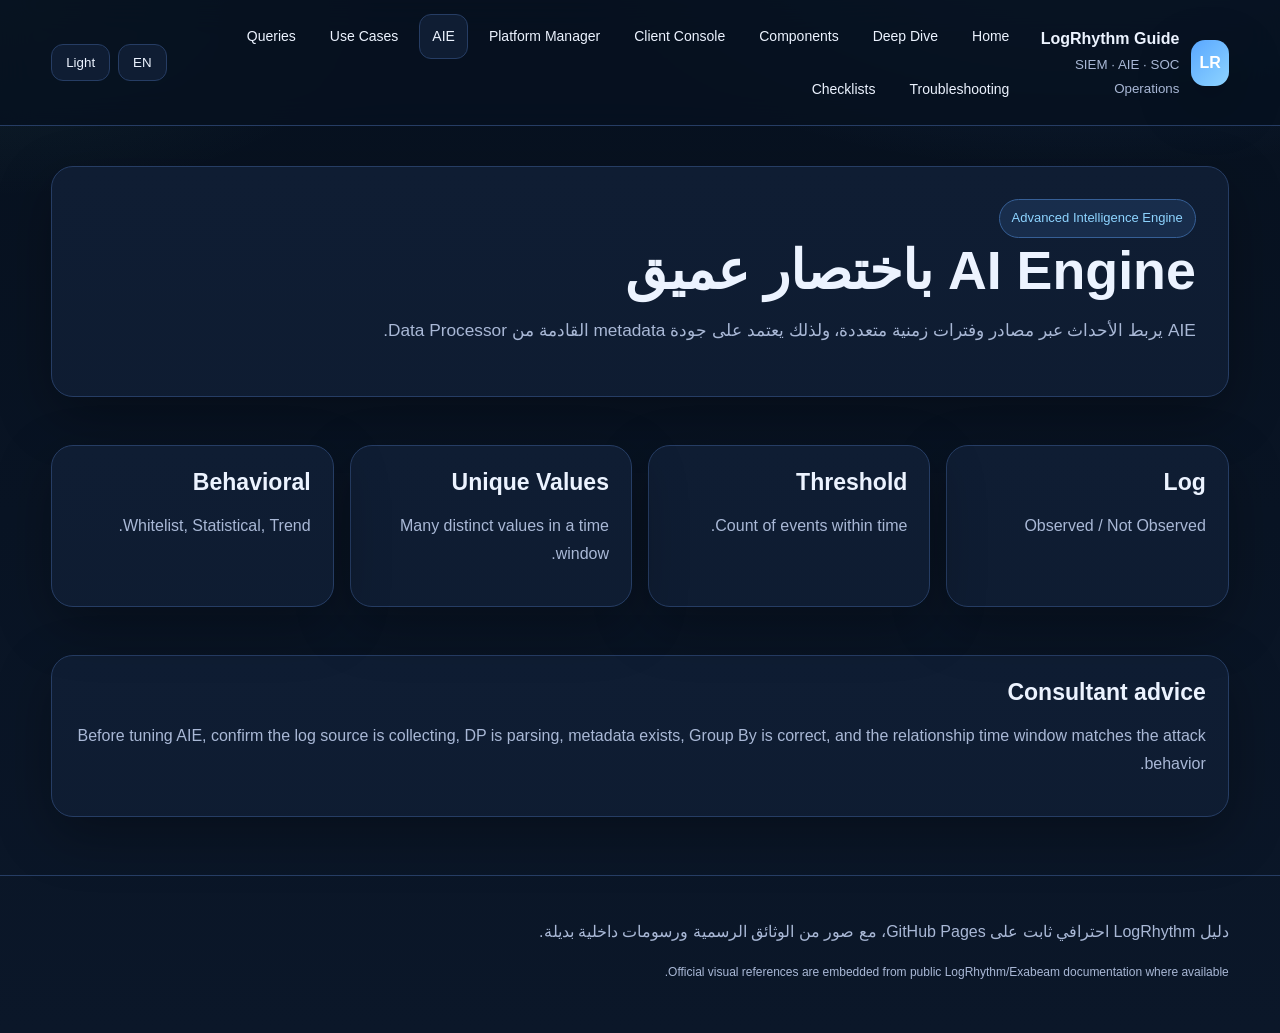
<file: aie.html>
<!doctype html><html lang="ar" dir="rtl" data-lang="ar" data-theme="dark"><head><meta charset="utf-8"/><meta name="viewport" content="width=device-width,initial-scale=1"/><title>AI Engine | LogRhythm Guide</title><meta name="description" content="Professional bilingual LogRhythm SIEM reference guide"/><link rel="stylesheet" href="style.css"/></head><body><header class="topbar"><div class="container wrap"><a class="brand" href="index.html"><span class="logo">LR</span><span><strong>LogRhythm Guide</strong><small>SIEM · AIE · SOC Operations</small></span></a><nav class="nav"><a href="index.html" class="">Home</a><a href="deep-dive.html" class="">Deep Dive</a><a href="components.html" class="">Components</a><a href="client-console.html" class="">Client Console</a><a href="platform-manager.html" class="">Platform Manager</a><a href="aie.html" class="active">AIE</a><a href="use-cases.html" class="">Use Cases</a><a href="queries.html" class="">Queries</a><a href="troubleshooting.html" class="">Troubleshooting</a><a href="checklists.html" class="">Checklists</a></nav><div class="actions"><button id="langToggle" class="btn">EN</button><button id="themeToggle" class="btn">Light</button></div></div></header>
<section class="hero"><div class="container"><div class="panel hero-copy"><span class="eyebrow">Advanced Intelligence Engine</span><h1><span class="lang-ar">AI Engine باختصار عميق</span><span class="lang-en">AI Engine, explained clearly</span></h1><p class="lead"><span class="lang-ar">AIE يربط الأحداث عبر مصادر وفترات زمنية متعددة، ولذلك يعتمد على جودة metadata القادمة من Data Processor.</span><span class="lang-en">AIE correlates activity across multiple sources and time ranges, so it depends heavily on metadata quality from the Data Processor.</span></p></div></div></section>
<main class="container"><section class="section"><div class="grid cols-4"><div class="card"><h3>Log</h3><p class="muted">Observed / Not Observed</p></div><div class="card"><h3>Threshold</h3><p class="muted">Count of events within time.</p></div><div class="card"><h3>Unique Values</h3><p class="muted">Many distinct values in a time window.</p></div><div class="card"><h3>Behavioral</h3><p class="muted">Whitelist, Statistical, Trend.</p></div></div></section><section class="section"><div class="card"><h3>Consultant advice</h3><p class="muted">Before tuning AIE, confirm the log source is collecting, DP is parsing, metadata exists, Group By is correct, and the relationship time window matches the attack behavior.</p></div></section></main>
<footer><div class="container"><p class="lang-ar">دليل LogRhythm احترافي ثابت على GitHub Pages، مع صور من الوثائق الرسمية ورسومات داخلية بديلة.</p><p class="lang-en">A professional LogRhythm guide for GitHub Pages, with official documentation visuals and internal fallback diagrams.</p><p style="font-size:12px">Official visual references are embedded from public LogRhythm/Exabeam documentation where available.</p></div></footer><script src="script.js"></script></body></html>
</file>
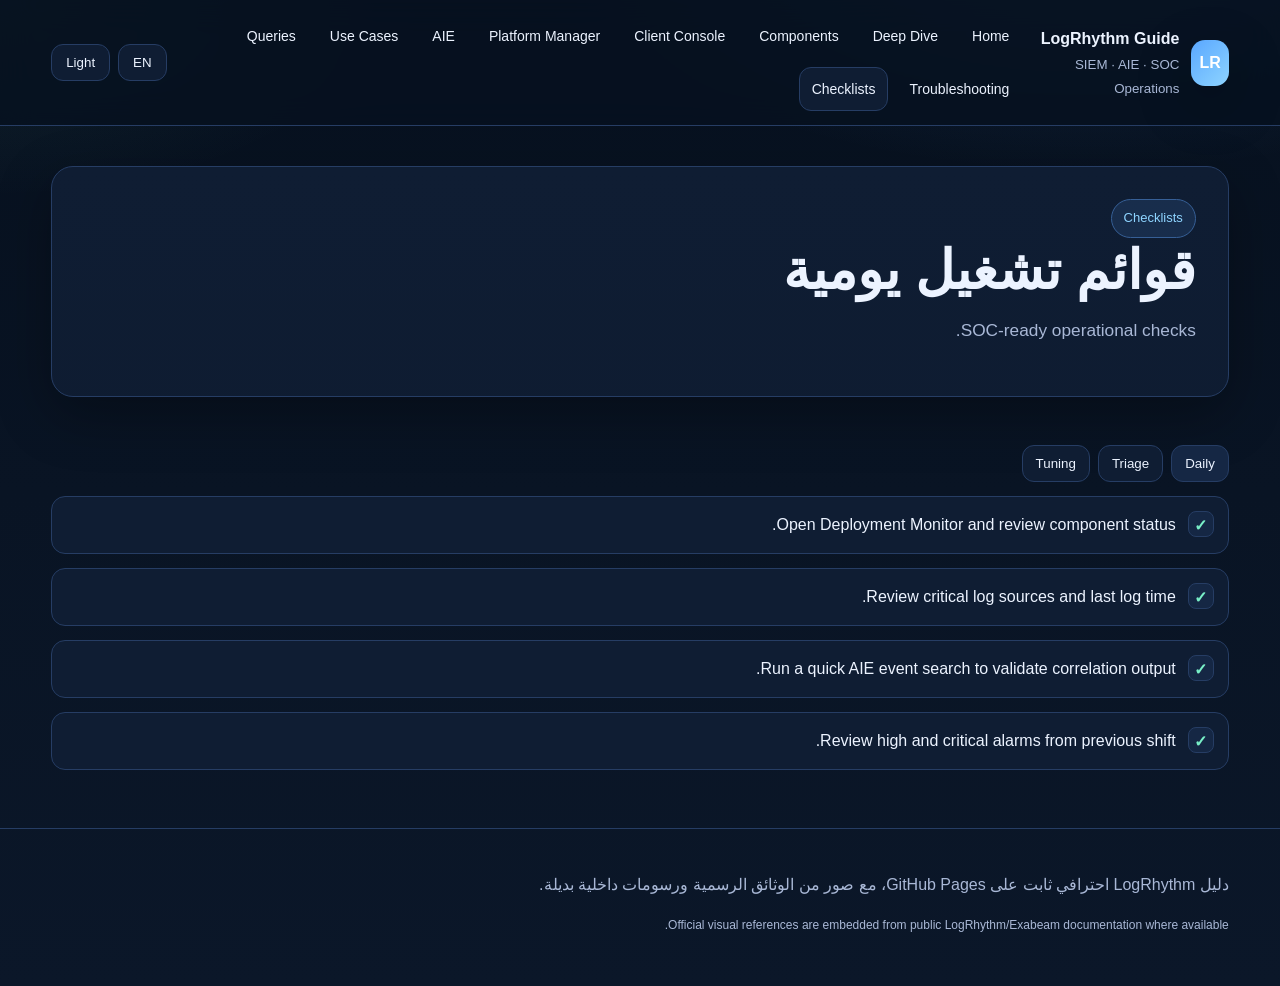
<file: checklists.html>
<!doctype html><html lang="ar" dir="rtl" data-lang="ar" data-theme="dark"><head><meta charset="utf-8"/><meta name="viewport" content="width=device-width,initial-scale=1"/><title>Checklists | LogRhythm Guide</title><meta name="description" content="Professional bilingual LogRhythm SIEM reference guide"/><link rel="stylesheet" href="style.css"/></head><body><header class="topbar"><div class="container wrap"><a class="brand" href="index.html"><span class="logo">LR</span><span><strong>LogRhythm Guide</strong><small>SIEM · AIE · SOC Operations</small></span></a><nav class="nav"><a href="index.html" class="">Home</a><a href="deep-dive.html" class="">Deep Dive</a><a href="components.html" class="">Components</a><a href="client-console.html" class="">Client Console</a><a href="platform-manager.html" class="">Platform Manager</a><a href="aie.html" class="">AIE</a><a href="use-cases.html" class="">Use Cases</a><a href="queries.html" class="">Queries</a><a href="troubleshooting.html" class="">Troubleshooting</a><a href="checklists.html" class="active">Checklists</a></nav><div class="actions"><button id="langToggle" class="btn">EN</button><button id="themeToggle" class="btn">Light</button></div></div></header>
<section class="hero"><div class="container"><div class="panel hero-copy"><span class="eyebrow">Checklists</span><h1><span class="lang-ar">قوائم تشغيل يومية</span><span class="lang-en">Daily operating checklists</span></h1><p class="lead">SOC-ready operational checks.</p></div></div></section>
<main class="container"><section class="section" data-tabs><div class="tabs"><button class="tab-btn active" data-target="daily">Daily</button><button class="tab-btn" data-target="triage">Triage</button><button class="tab-btn" data-target="tuning">Tuning</button></div><div id="daily" class="tab-panel active"><div class="check-grid"><div class="check-item"><div class="tick">✓</div><div>Open Deployment Monitor and review component status.</div></div><div class="check-item"><div class="tick">✓</div><div>Review critical log sources and last log time.</div></div><div class="check-item"><div class="tick">✓</div><div>Run a quick AIE event search to validate correlation output.</div></div><div class="check-item"><div class="tick">✓</div><div>Review high and critical alarms from previous shift.</div></div></div></div><div id="triage" class="tab-panel"><div class="check-grid"><div class="check-item"><div class="tick">1</div><div>Identify rule name, source, user, host, IP, common event.</div></div><div class="check-item"><div class="tick">2</div><div>Open raw logs and pivot before/after the event.</div></div><div class="check-item"><div class="tick">3</div><div>Classify: true positive, benign, false positive, needs escalation.</div></div></div></div><div id="tuning" class="tab-panel"><div class="check-grid"><div class="check-item"><div class="tick">✓</div><div>Review threshold, schedule, group by, and whitelist requirements.</div></div><div class="check-item"><div class="tick">✓</div><div>Confirm the alert has a documented triage and response path.</div></div></div></div></section></main>
<footer><div class="container"><p class="lang-ar">دليل LogRhythm احترافي ثابت على GitHub Pages، مع صور من الوثائق الرسمية ورسومات داخلية بديلة.</p><p class="lang-en">A professional LogRhythm guide for GitHub Pages, with official documentation visuals and internal fallback diagrams.</p><p style="font-size:12px">Official visual references are embedded from public LogRhythm/Exabeam documentation where available.</p></div></footer><script src="script.js"></script></body></html>
</file>
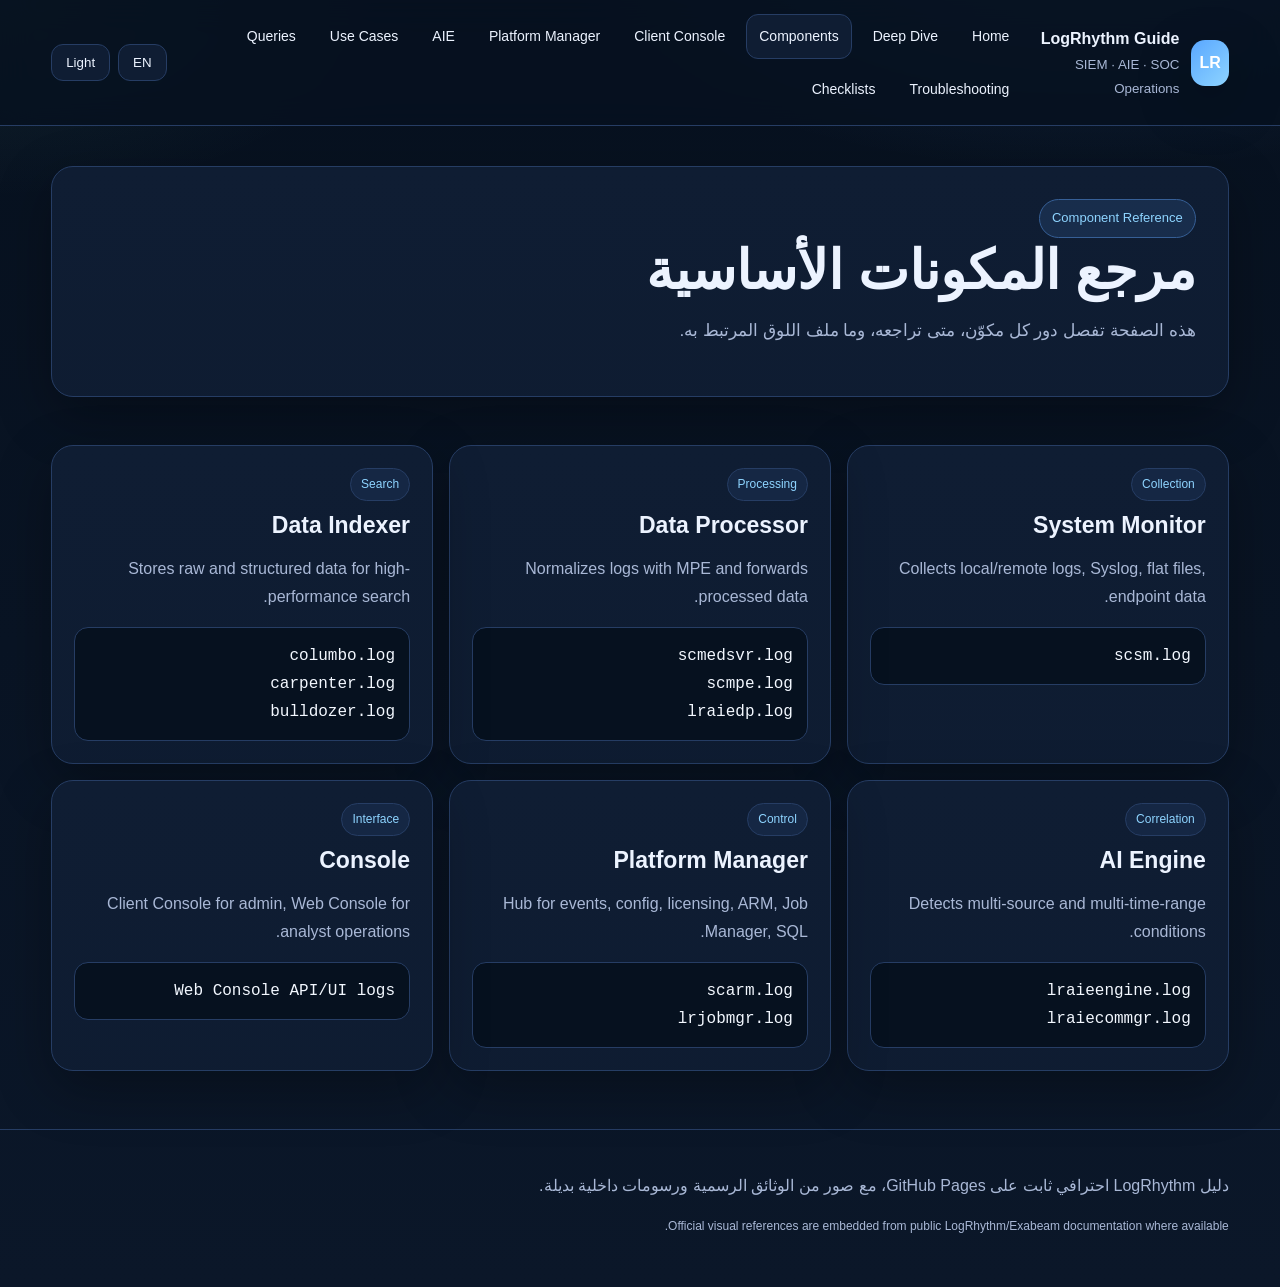
<file: components.html>
<!doctype html><html lang="ar" dir="rtl" data-lang="ar" data-theme="dark"><head><meta charset="utf-8"/><meta name="viewport" content="width=device-width,initial-scale=1"/><title>Components | LogRhythm Guide</title><meta name="description" content="Professional bilingual LogRhythm SIEM reference guide"/><link rel="stylesheet" href="style.css"/></head><body><header class="topbar"><div class="container wrap"><a class="brand" href="index.html"><span class="logo">LR</span><span><strong>LogRhythm Guide</strong><small>SIEM · AIE · SOC Operations</small></span></a><nav class="nav"><a href="index.html" class="">Home</a><a href="deep-dive.html" class="">Deep Dive</a><a href="components.html" class="active">Components</a><a href="client-console.html" class="">Client Console</a><a href="platform-manager.html" class="">Platform Manager</a><a href="aie.html" class="">AIE</a><a href="use-cases.html" class="">Use Cases</a><a href="queries.html" class="">Queries</a><a href="troubleshooting.html" class="">Troubleshooting</a><a href="checklists.html" class="">Checklists</a></nav><div class="actions"><button id="langToggle" class="btn">EN</button><button id="themeToggle" class="btn">Light</button></div></div></header>
<section class="hero"><div class="container"><div class="panel hero-copy"><span class="eyebrow">Component Reference</span><h1><span class="lang-ar">مرجع المكونات الأساسية</span><span class="lang-en">Core Component Reference</span></h1><p class="lead"><span class="lang-ar">هذه الصفحة تفصل دور كل مكوّن، متى تراجعه، وما ملف اللوق المرتبط به.</span><span class="lang-en">This page breaks down each component, when to inspect it, and which log files matter.</span></p></div></div></section>
<main class="container"><section class="section"><div class="grid cols-3">
<div class="card"><span class="badge">Collection</span><h3>System Monitor</h3><p class="muted">Collects local/remote logs, Syslog, flat files, endpoint data.</p><pre>scsm.log</pre></div>
<div class="card"><span class="badge">Processing</span><h3>Data Processor</h3><p class="muted">Normalizes logs with MPE and forwards processed data.</p><pre>scmedsvr.log
scmpe.log
lraiedp.log</pre></div>
<div class="card"><span class="badge">Search</span><h3>Data Indexer</h3><p class="muted">Stores raw and structured data for high-performance search.</p><pre>columbo.log
carpenter.log
bulldozer.log</pre></div>
<div class="card"><span class="badge">Correlation</span><h3>AI Engine</h3><p class="muted">Detects multi-source and multi-time-range conditions.</p><pre>lraieengine.log
lraiecommgr.log</pre></div>
<div class="card"><span class="badge">Control</span><h3>Platform Manager</h3><p class="muted">Hub for events, config, licensing, ARM, Job Manager, SQL.</p><pre>scarm.log
lrjobmgr.log</pre></div>
<div class="card"><span class="badge">Interface</span><h3>Console</h3><p class="muted">Client Console for admin, Web Console for analyst operations.</p><pre>Web Console API/UI logs</pre></div>
</div></section></main>
<footer><div class="container"><p class="lang-ar">دليل LogRhythm احترافي ثابت على GitHub Pages، مع صور من الوثائق الرسمية ورسومات داخلية بديلة.</p><p class="lang-en">A professional LogRhythm guide for GitHub Pages, with official documentation visuals and internal fallback diagrams.</p><p style="font-size:12px">Official visual references are embedded from public LogRhythm/Exabeam documentation where available.</p></div></footer><script src="script.js"></script></body></html>
</file>
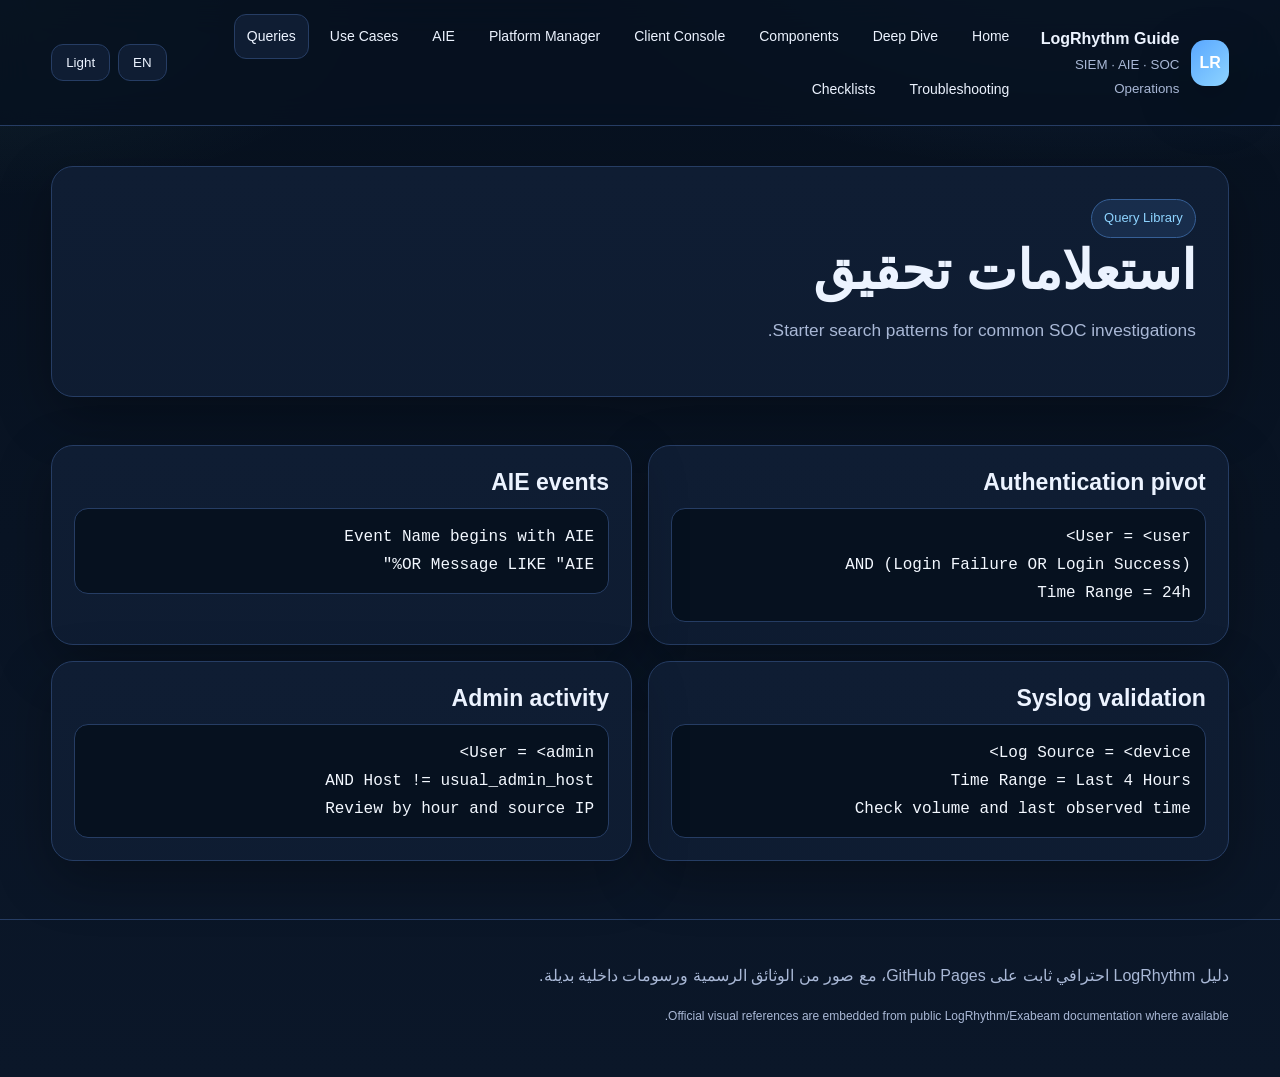
<file: queries.html>
<!doctype html><html lang="ar" dir="rtl" data-lang="ar" data-theme="dark"><head><meta charset="utf-8"/><meta name="viewport" content="width=device-width,initial-scale=1"/><title>Queries | LogRhythm Guide</title><meta name="description" content="Professional bilingual LogRhythm SIEM reference guide"/><link rel="stylesheet" href="style.css"/></head><body><header class="topbar"><div class="container wrap"><a class="brand" href="index.html"><span class="logo">LR</span><span><strong>LogRhythm Guide</strong><small>SIEM · AIE · SOC Operations</small></span></a><nav class="nav"><a href="index.html" class="">Home</a><a href="deep-dive.html" class="">Deep Dive</a><a href="components.html" class="">Components</a><a href="client-console.html" class="">Client Console</a><a href="platform-manager.html" class="">Platform Manager</a><a href="aie.html" class="">AIE</a><a href="use-cases.html" class="">Use Cases</a><a href="queries.html" class="active">Queries</a><a href="troubleshooting.html" class="">Troubleshooting</a><a href="checklists.html" class="">Checklists</a></nav><div class="actions"><button id="langToggle" class="btn">EN</button><button id="themeToggle" class="btn">Light</button></div></div></header>
<section class="hero"><div class="container"><div class="panel hero-copy"><span class="eyebrow">Query Library</span><h1><span class="lang-ar">استعلامات تحقيق</span><span class="lang-en">Investigation queries</span></h1><p class="lead">Starter search patterns for common SOC investigations.</p></div></div></section>
<main class="container"><section class="section"><div class="grid cols-2"><div class="card"><h3>Authentication pivot</h3><pre>User = &lt;user&gt;
AND (Login Failure OR Login Success)
Time Range = 24h</pre></div><div class="card"><h3>AIE events</h3><pre>Event Name begins with AIE
OR Message LIKE "AIE%"</pre></div><div class="card"><h3>Syslog validation</h3><pre>Log Source = &lt;device&gt;
Time Range = Last 4 Hours
Check volume and last observed time</pre></div><div class="card"><h3>Admin activity</h3><pre>User = &lt;admin&gt;
AND Host != usual_admin_host
Review by hour and source IP</pre></div></div></section></main>
<footer><div class="container"><p class="lang-ar">دليل LogRhythm احترافي ثابت على GitHub Pages، مع صور من الوثائق الرسمية ورسومات داخلية بديلة.</p><p class="lang-en">A professional LogRhythm guide for GitHub Pages, with official documentation visuals and internal fallback diagrams.</p><p style="font-size:12px">Official visual references are embedded from public LogRhythm/Exabeam documentation where available.</p></div></footer><script src="script.js"></script></body></html>
</file>
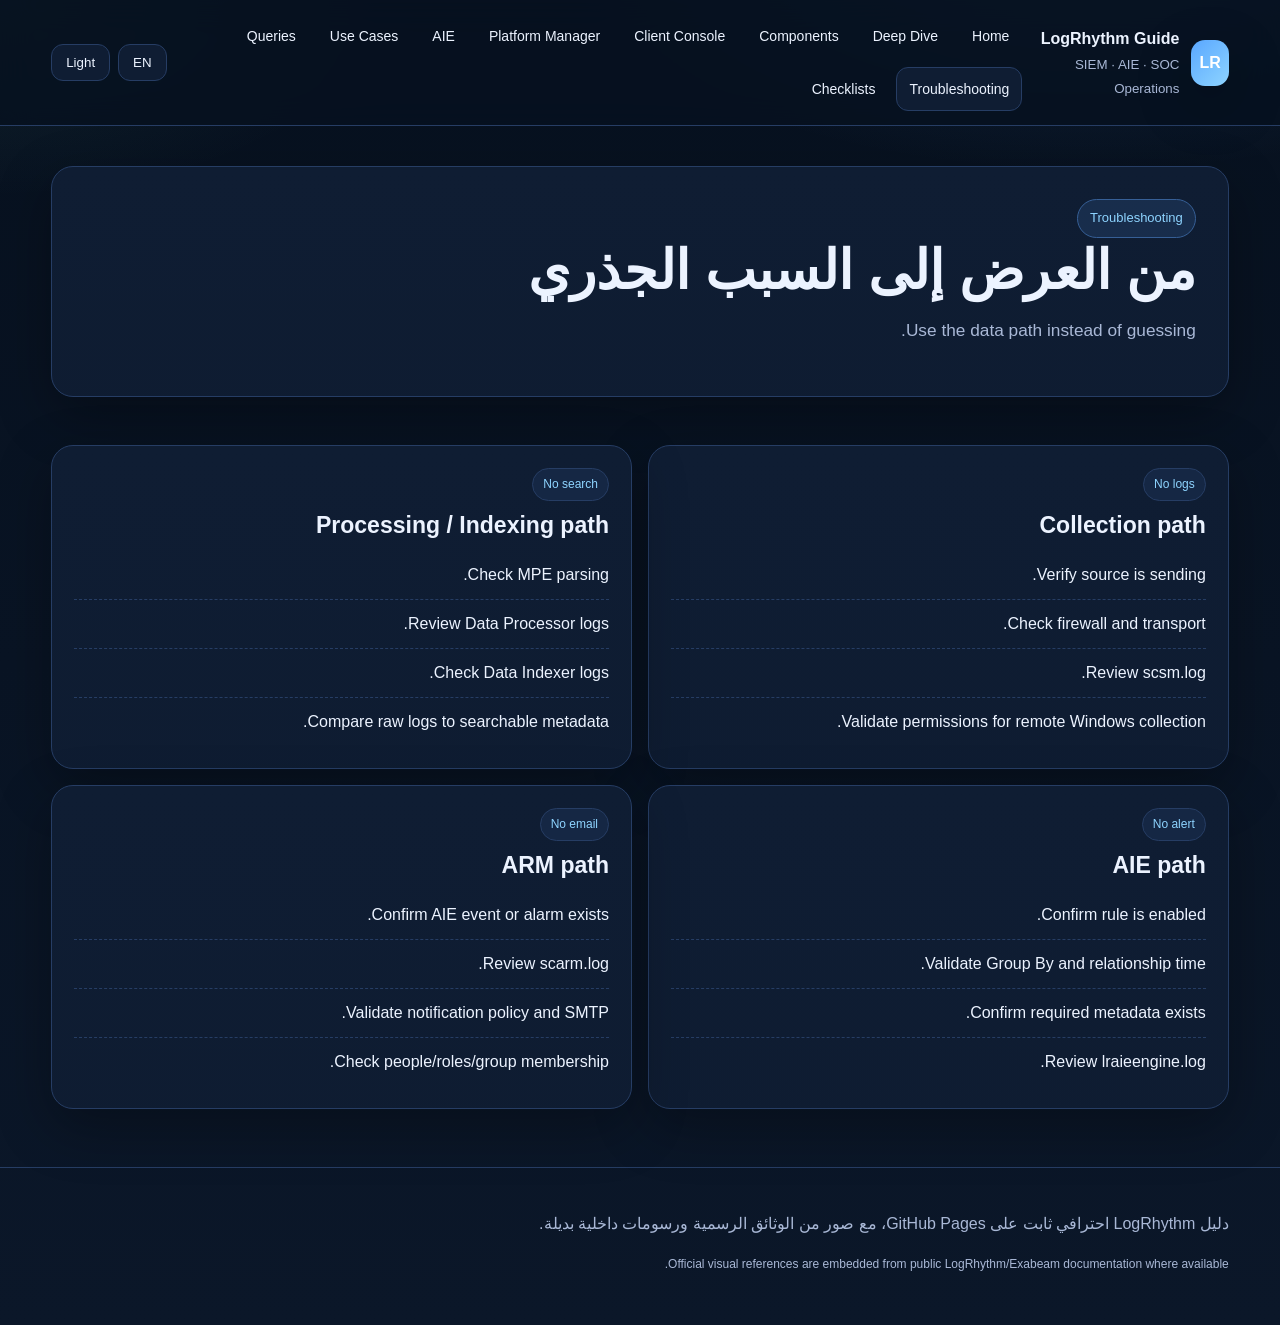
<file: troubleshooting.html>
<!doctype html><html lang="ar" dir="rtl" data-lang="ar" data-theme="dark"><head><meta charset="utf-8"/><meta name="viewport" content="width=device-width,initial-scale=1"/><title>Troubleshooting | LogRhythm Guide</title><meta name="description" content="Professional bilingual LogRhythm SIEM reference guide"/><link rel="stylesheet" href="style.css"/></head><body><header class="topbar"><div class="container wrap"><a class="brand" href="index.html"><span class="logo">LR</span><span><strong>LogRhythm Guide</strong><small>SIEM · AIE · SOC Operations</small></span></a><nav class="nav"><a href="index.html" class="">Home</a><a href="deep-dive.html" class="">Deep Dive</a><a href="components.html" class="">Components</a><a href="client-console.html" class="">Client Console</a><a href="platform-manager.html" class="">Platform Manager</a><a href="aie.html" class="">AIE</a><a href="use-cases.html" class="">Use Cases</a><a href="queries.html" class="">Queries</a><a href="troubleshooting.html" class="active">Troubleshooting</a><a href="checklists.html" class="">Checklists</a></nav><div class="actions"><button id="langToggle" class="btn">EN</button><button id="themeToggle" class="btn">Light</button></div></div></header>
<section class="hero"><div class="container"><div class="panel hero-copy"><span class="eyebrow">Troubleshooting</span><h1><span class="lang-ar">من العرض إلى السبب الجذري</span><span class="lang-en">From symptom to root cause</span></h1><p class="lead">Use the data path instead of guessing.</p></div></div></section>
<main class="container"><section class="section"><div class="grid cols-2"><div class="card"><span class="badge">No logs</span><h3>Collection path</h3><ul class="clean"><li>Verify source is sending.</li><li>Check firewall and transport.</li><li>Review scsm.log.</li><li>Validate permissions for remote Windows collection.</li></ul></div><div class="card"><span class="badge">No search</span><h3>Processing / Indexing path</h3><ul class="clean"><li>Check MPE parsing.</li><li>Review Data Processor logs.</li><li>Check Data Indexer logs.</li><li>Compare raw logs to searchable metadata.</li></ul></div><div class="card"><span class="badge">No alert</span><h3>AIE path</h3><ul class="clean"><li>Confirm rule is enabled.</li><li>Validate Group By and relationship time.</li><li>Confirm required metadata exists.</li><li>Review lraieengine.log.</li></ul></div><div class="card"><span class="badge">No email</span><h3>ARM path</h3><ul class="clean"><li>Confirm AIE event or alarm exists.</li><li>Review scarm.log.</li><li>Validate notification policy and SMTP.</li><li>Check people/roles/group membership.</li></ul></div></div></section></main>
<footer><div class="container"><p class="lang-ar">دليل LogRhythm احترافي ثابت على GitHub Pages، مع صور من الوثائق الرسمية ورسومات داخلية بديلة.</p><p class="lang-en">A professional LogRhythm guide for GitHub Pages, with official documentation visuals and internal fallback diagrams.</p><p style="font-size:12px">Official visual references are embedded from public LogRhythm/Exabeam documentation where available.</p></div></footer><script src="script.js"></script></body></html>
</file>
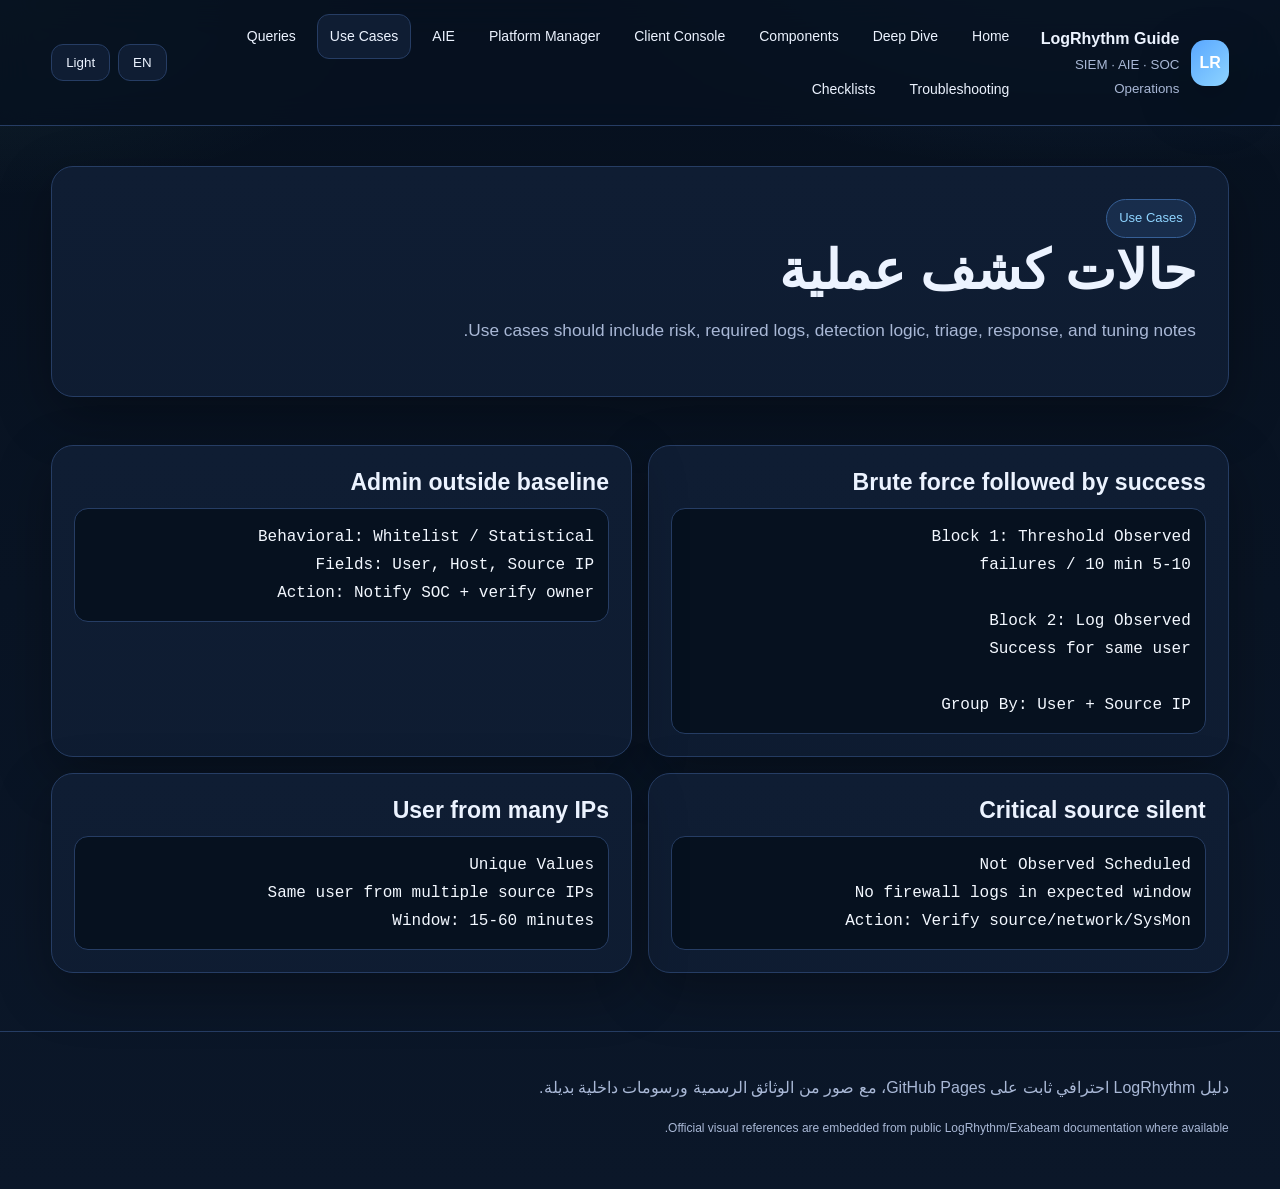
<file: use-cases.html>
<!doctype html><html lang="ar" dir="rtl" data-lang="ar" data-theme="dark"><head><meta charset="utf-8"/><meta name="viewport" content="width=device-width,initial-scale=1"/><title>Use Cases | LogRhythm Guide</title><meta name="description" content="Professional bilingual LogRhythm SIEM reference guide"/><link rel="stylesheet" href="style.css"/></head><body><header class="topbar"><div class="container wrap"><a class="brand" href="index.html"><span class="logo">LR</span><span><strong>LogRhythm Guide</strong><small>SIEM · AIE · SOC Operations</small></span></a><nav class="nav"><a href="index.html" class="">Home</a><a href="deep-dive.html" class="">Deep Dive</a><a href="components.html" class="">Components</a><a href="client-console.html" class="">Client Console</a><a href="platform-manager.html" class="">Platform Manager</a><a href="aie.html" class="">AIE</a><a href="use-cases.html" class="active">Use Cases</a><a href="queries.html" class="">Queries</a><a href="troubleshooting.html" class="">Troubleshooting</a><a href="checklists.html" class="">Checklists</a></nav><div class="actions"><button id="langToggle" class="btn">EN</button><button id="themeToggle" class="btn">Light</button></div></div></header>
<section class="hero"><div class="container"><div class="panel hero-copy"><span class="eyebrow">Use Cases</span><h1><span class="lang-ar">حالات كشف عملية</span><span class="lang-en">Practical detection use cases</span></h1><p class="lead">Use cases should include risk, required logs, detection logic, triage, response, and tuning notes.</p></div></div></section>
<main class="container"><section class="section"><div class="grid cols-2"><div class="card"><h3>Brute force followed by success</h3><pre>Block 1: Threshold Observed
5-10 failures / 10 min

Block 2: Log Observed
Success for same user

Group By: User + Source IP</pre></div><div class="card"><h3>Admin outside baseline</h3><pre>Behavioral: Whitelist / Statistical
Fields: User, Host, Source IP
Action: Notify SOC + verify owner</pre></div><div class="card"><h3>Critical source silent</h3><pre>Not Observed Scheduled
No firewall logs in expected window
Action: Verify source/network/SysMon</pre></div><div class="card"><h3>User from many IPs</h3><pre>Unique Values
Same user from multiple source IPs
Window: 15-60 minutes</pre></div></div></section></main>
<footer><div class="container"><p class="lang-ar">دليل LogRhythm احترافي ثابت على GitHub Pages، مع صور من الوثائق الرسمية ورسومات داخلية بديلة.</p><p class="lang-en">A professional LogRhythm guide for GitHub Pages, with official documentation visuals and internal fallback diagrams.</p><p style="font-size:12px">Official visual references are embedded from public LogRhythm/Exabeam documentation where available.</p></div></footer><script src="script.js"></script></body></html>
</file>
<file: style.css>
:root{
  --bg:#07111f;--bg2:#0b1729;--surface:#0f1d33;--surface2:#152744;--surface3:#193052;
  --text:#ecf3ff;--muted:#a9b8d6;--line:#263d64;--brand:#59a7ff;--brand2:#8ed4ff;
  --ok:#79f0c8;--warn:#ffd36d;--danger:#ff8585;--shadow:0 18px 55px rgba(0,0,0,.30);--radius:22px
}
html[data-theme="light"]{
  --bg:#f6f8fc;--bg2:#edf4fb;--surface:#fff;--surface2:#f4f8ff;--surface3:#eef5ff;
  --text:#10243f;--muted:#596a85;--line:#d8e3f2;--brand:#2f6fe4;--brand2:#63a7ff;
  --ok:#168f70;--warn:#a86f00;--danger:#b53939;--shadow:0 18px 42px rgba(35,55,90,.10)
}
*{box-sizing:border-box}html{scroll-behavior:smooth}body{margin:0;color:var(--text);font-family:Inter,Segoe UI,Tahoma,Arial,sans-serif;background:radial-gradient(900px 420px at 85% -80px,rgba(90,167,255,.16),transparent 60%),radial-gradient(700px 360px at 0 0,rgba(122,240,199,.08),transparent 55%),linear-gradient(180deg,var(--bg),var(--bg2));line-height:1.75}
a{color:var(--brand);text-decoration:none}img{max-width:100%;display:block}.container{width:min(1240px,92vw);margin:auto}
.topbar{position:sticky;top:0;z-index:90;border-bottom:1px solid var(--line);background:color-mix(in srgb,var(--bg) 84%,transparent);backdrop-filter:blur(16px)}.topbar .wrap{display:flex;align-items:center;justify-content:space-between;gap:16px;padding:14px 0}
.brand{display:flex;align-items:center;gap:12px;color:var(--text)}.logo{width:46px;height:46px;border-radius:14px;background:linear-gradient(135deg,var(--brand),var(--brand2));color:white;display:grid;place-items:center;font-weight:900;box-shadow:var(--shadow)}.brand small{display:block;color:var(--muted)}
.nav{display:flex;flex-wrap:wrap;gap:8px}.nav a{color:var(--text);padding:9px 12px;border-radius:12px;border:1px solid transparent;font-size:14px}.nav a.active,.nav a:hover{background:var(--surface);border-color:var(--line)}
.actions{display:flex;gap:8px}.btn{border:1px solid var(--line);background:var(--surface);color:var(--text);padding:10px 14px;border-radius:12px;cursor:pointer}
.hero{padding:40px 0 24px}.hero-grid{display:grid;grid-template-columns:1.05fr .95fr;gap:22px;align-items:stretch}
.panel,.card{background:linear-gradient(180deg,var(--surface),color-mix(in srgb,var(--surface) 86%,var(--bg2)));border:1px solid var(--line);border-radius:var(--radius);box-shadow:var(--shadow)}
.hero-copy{padding:32px}.visual-pad{padding:18px}.eyebrow{display:inline-flex;border:1px solid color-mix(in srgb,var(--brand) 32%,var(--line));background:color-mix(in srgb,var(--brand) 12%,transparent);color:var(--brand2);padding:7px 12px;border-radius:999px;font-size:13px}
h1,h2,h3{line-height:1.22;margin:0 0 12px}h1{font-size:clamp(32px,4.2vw,62px)}h2{font-size:clamp(24px,2.8vw,40px)}h3{font-size:clamp(19px,1.8vw,25px)}
.lead{color:var(--muted);font-size:1.08rem;margin:0 0 18px}.muted{color:var(--muted)}.kicker{text-transform:uppercase;letter-spacing:.14em;font-size:12px;color:var(--brand2);margin:0 0 8px}
.hero-actions{display:flex;flex-wrap:wrap;gap:12px;margin:20px 0}.primary,.secondary{display:inline-flex;padding:12px 16px;border-radius:14px;font-weight:800}.primary{background:linear-gradient(135deg,var(--brand),var(--brand2));color:white}.secondary{background:var(--surface2);color:var(--text);border:1px solid var(--line)}
.stats{display:grid;grid-template-columns:repeat(4,1fr);gap:12px;margin-top:14px}.stat{padding:16px;border-radius:16px;background:var(--surface2);border:1px solid var(--line)}.stat strong{display:block;font-size:28px}.stat span{font-size:14px;color:var(--muted)}
.section{padding:24px 0}.section-head{margin-bottom:16px}.grid{display:grid;gap:16px}.cols-2{grid-template-columns:1fr 1fr}.cols-3{grid-template-columns:repeat(3,1fr)}.cols-4{grid-template-columns:repeat(4,1fr)}
.card{padding:22px}.badge{display:inline-block;padding:5px 10px;border-radius:999px;background:var(--surface2);border:1px solid var(--line);color:var(--brand2);font-size:12px;margin-bottom:10px}
.media{margin:0;overflow:hidden;border-radius:20px;border:1px solid var(--line);background:var(--surface2)}.media img{width:100%;height:auto}.media figcaption{padding:13px 15px;border-top:1px solid var(--line);color:var(--muted);font-size:14px}
.callout{padding:18px;border:1px solid var(--line);border-inline-start:4px solid var(--brand);border-radius:16px;background:var(--surface2)}
pre,code{font-family:ui-monospace,SFMono-Regular,Menlo,Consolas,monospace}pre{margin:0;white-space:pre-wrap;overflow:auto;background:#06111f;color:#f3f8ff;border:1px solid var(--line);border-radius:14px;padding:14px}html[data-theme="light"] pre{background:#eef5ff;color:#112a4a}
ul.clean{list-style:none;padding:0;margin:0}ul.clean li{padding:10px 0;border-bottom:1px dashed var(--line)}ul.clean li:last-child{border-bottom:0}
table{width:100%;border-collapse:collapse;background:var(--surface);border:1px solid var(--line);border-radius:16px;overflow:hidden}th,td{padding:12px 14px;border-bottom:1px solid var(--line);text-align:start;vertical-align:top}thead th{background:var(--surface2)}tr:last-child td{border-bottom:0}
.doc-layout{display:grid;grid-template-columns:290px 1fr;gap:20px}.toc{position:sticky;top:86px;align-self:start}.toc .card{padding:18px}.toc a{display:block;color:var(--muted);padding:8px 0}.toc a:hover{color:var(--text)}
.step{display:grid;grid-template-columns:42px 1fr;gap:14px;align-items:start}.num{width:42px;height:42px;border-radius:14px;background:var(--surface2);border:1px solid var(--line);display:grid;place-items:center;color:var(--ok);font-weight:900}
.tabs{display:flex;flex-wrap:wrap;gap:8px;margin-bottom:14px}.tab-btn{background:var(--surface);color:var(--text);border:1px solid var(--line);border-radius:12px;padding:10px 13px;cursor:pointer}.tab-btn.active{background:var(--surface2)}
.tab-panel{display:none}.tab-panel.active{display:block}.lang-ar,.lang-en{display:none}html[data-lang="ar"] .lang-ar{display:block}html[data-lang="en"] .lang-en{display:block}html[data-lang="ar"]{direction:rtl}html[data-lang="en"]{direction:ltr}
.check-grid{display:grid;gap:14px}.check-item{display:flex;gap:12px;align-items:flex-start;padding:14px;border:1px solid var(--line);border-radius:14px;background:var(--surface)}.tick{width:26px;height:26px;flex:0 0 26px;display:grid;place-items:center;font-weight:900;border-radius:8px;background:var(--surface2);border:1px solid var(--line);color:var(--ok)}
footer{border-top:1px solid var(--line);margin-top:34px;color:var(--muted)}footer .container{padding:26px 0 38px}
@media(max-width:1060px){.hero-grid,.doc-layout,.cols-2,.cols-3,.cols-4{grid-template-columns:1fr 1fr}.toc{position:static}.stats{grid-template-columns:1fr 1fr}}
@media(max-width:740px){.topbar .wrap{flex-direction:column;align-items:stretch}.nav,.actions{justify-content:center}.hero-grid,.doc-layout,.cols-2,.cols-3,.cols-4,.stats{grid-template-columns:1fr}.hero-copy{padding:22px}}
</file>
